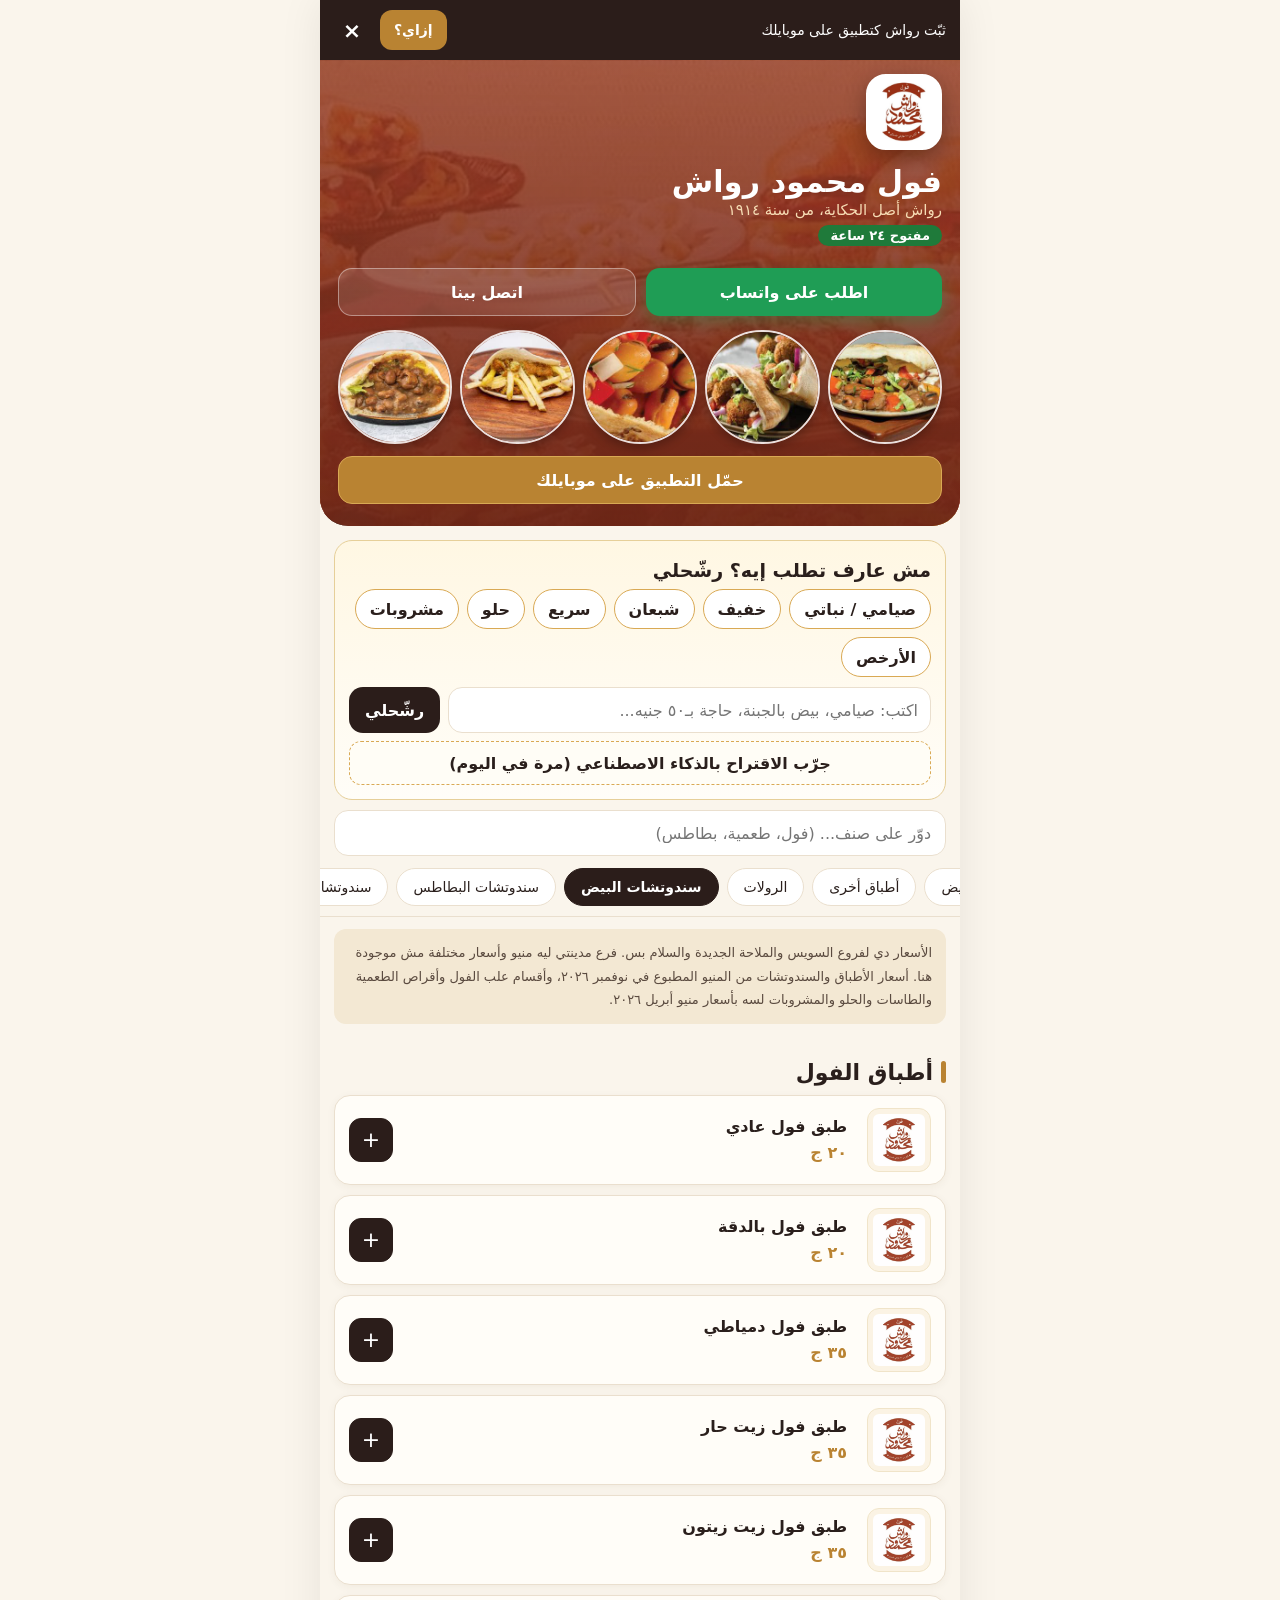
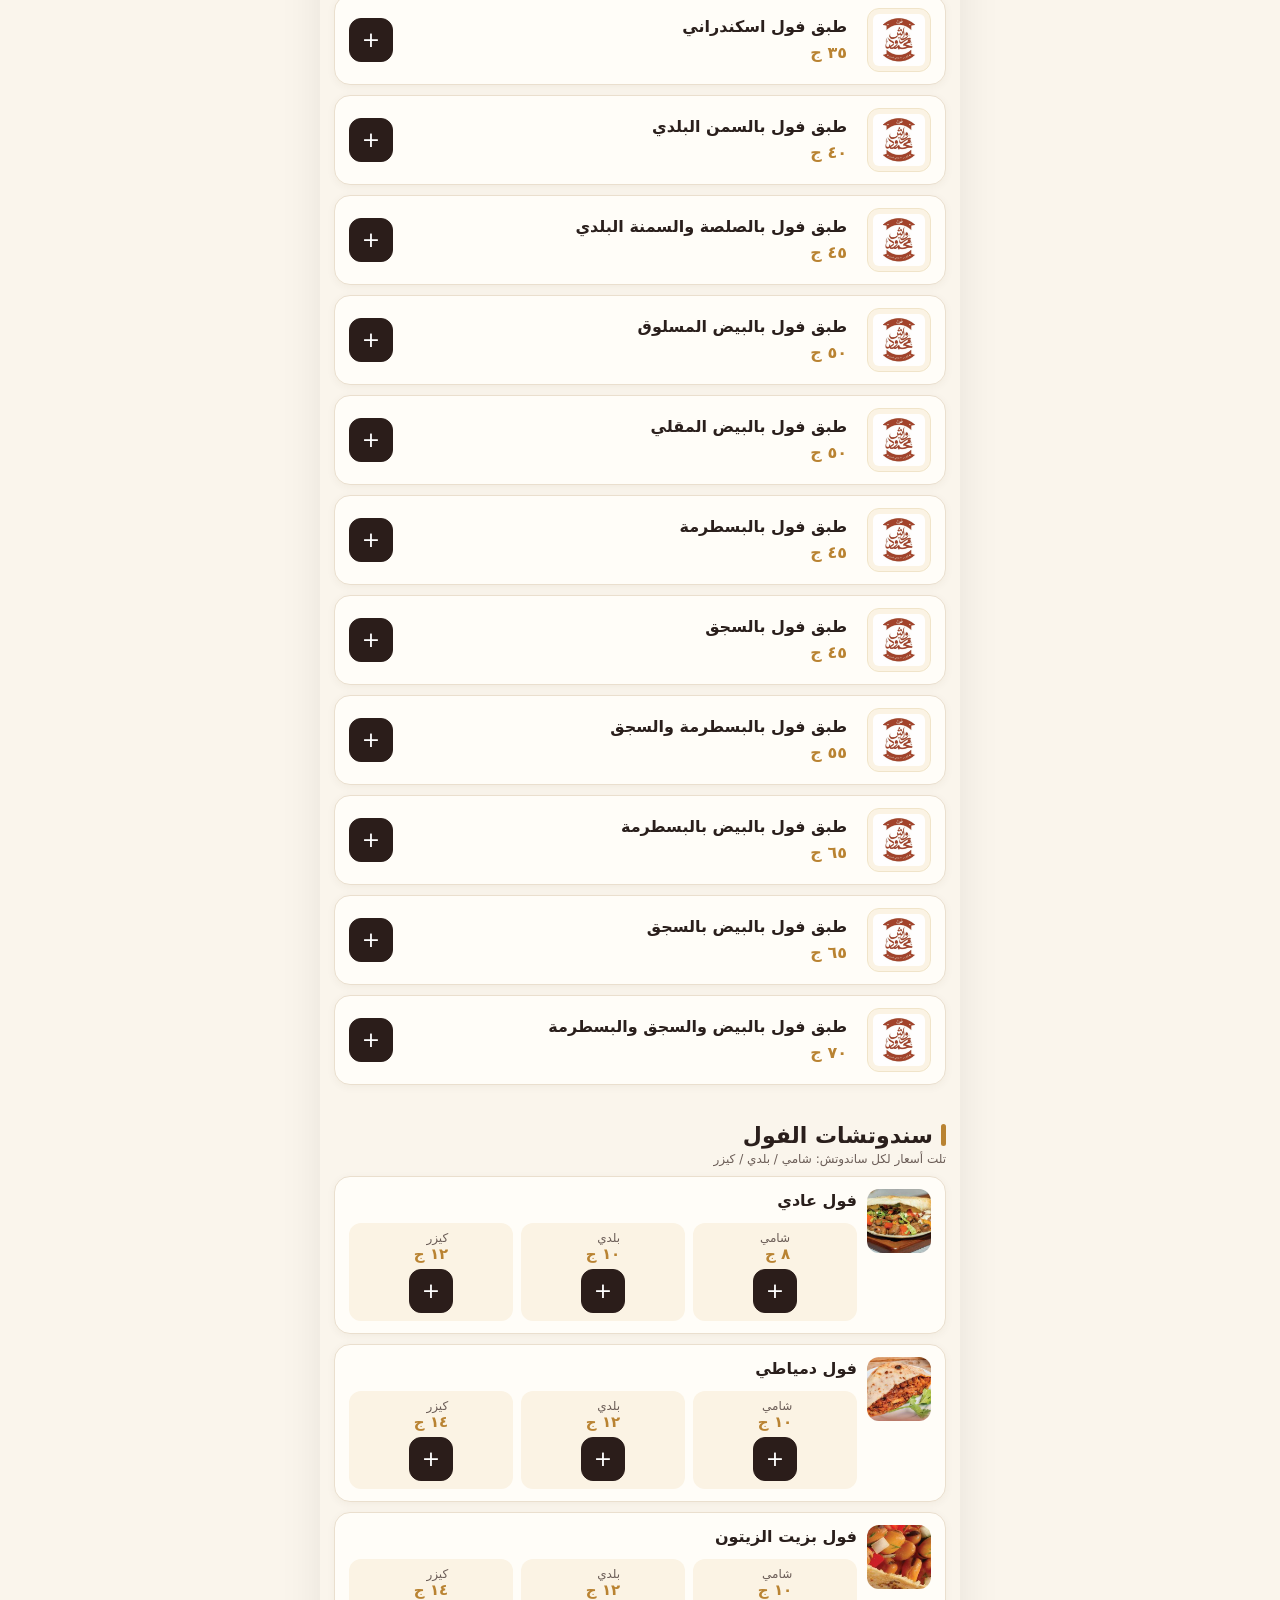
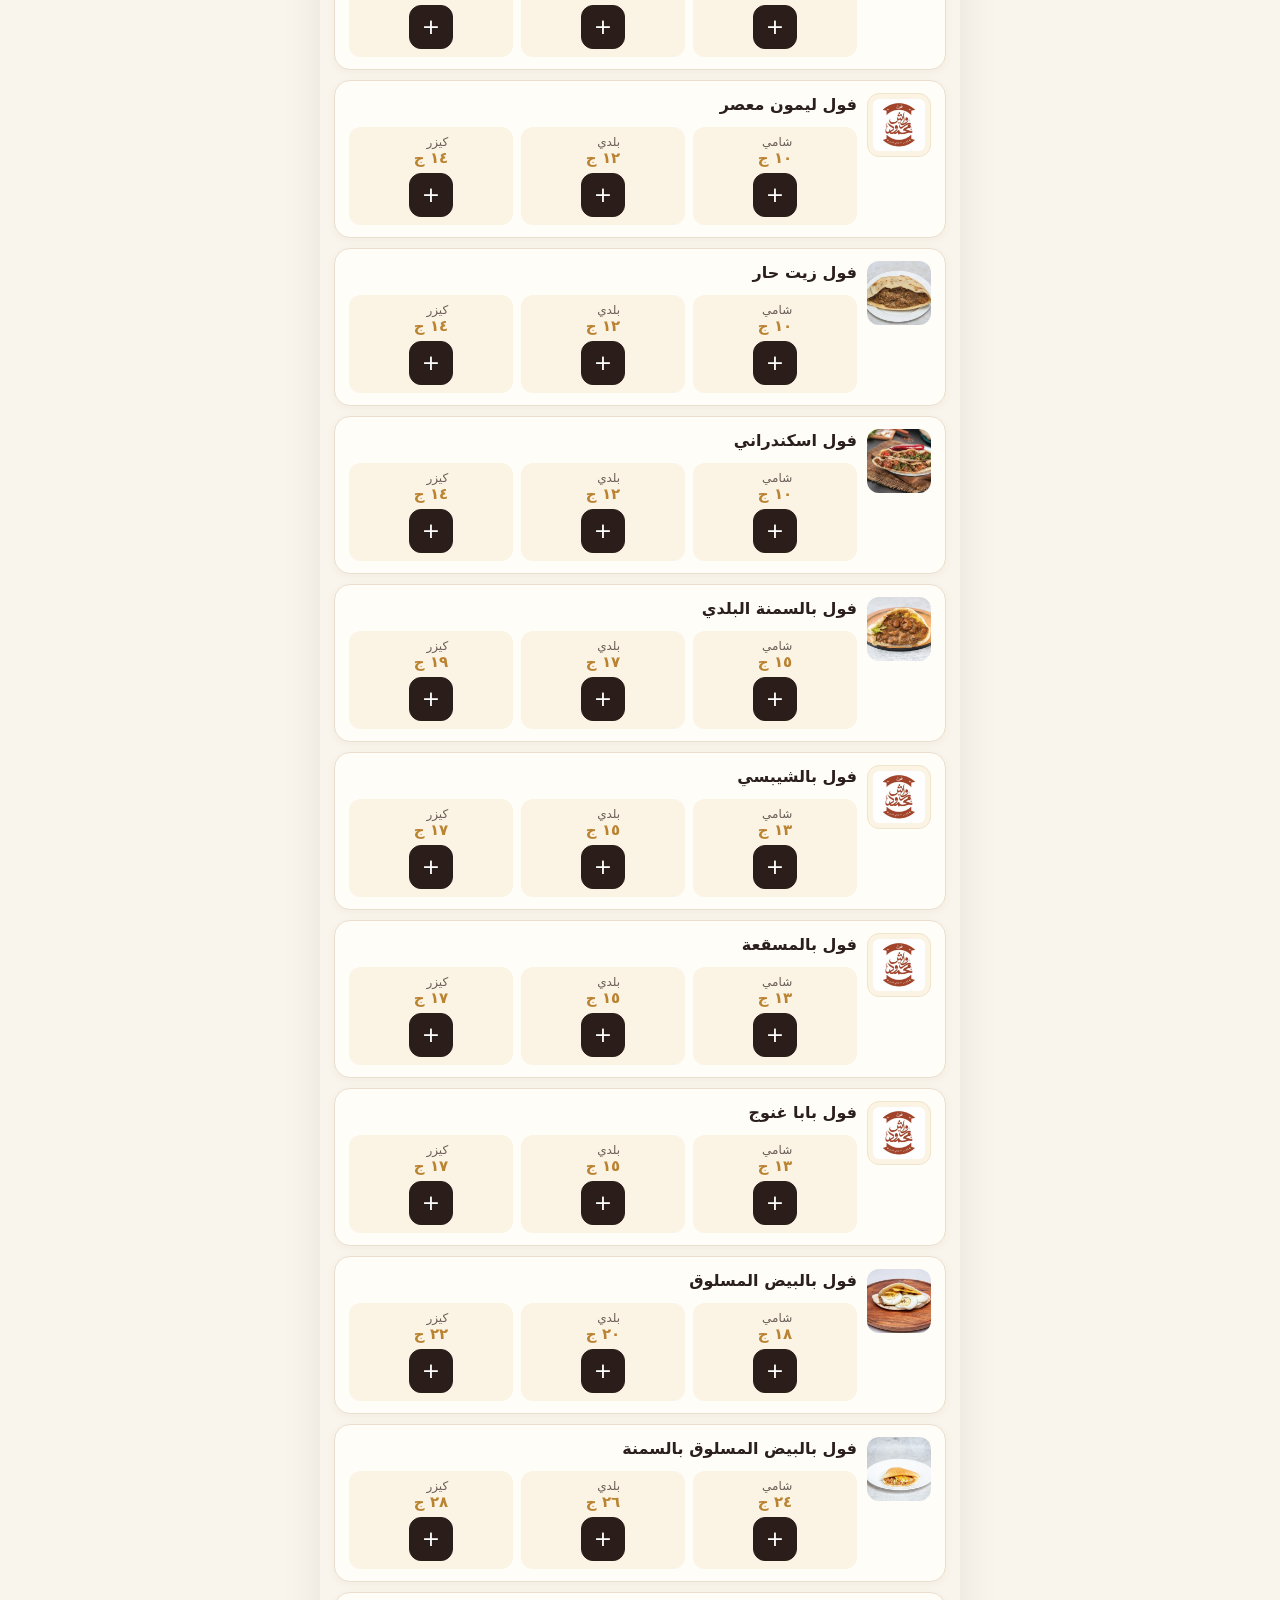
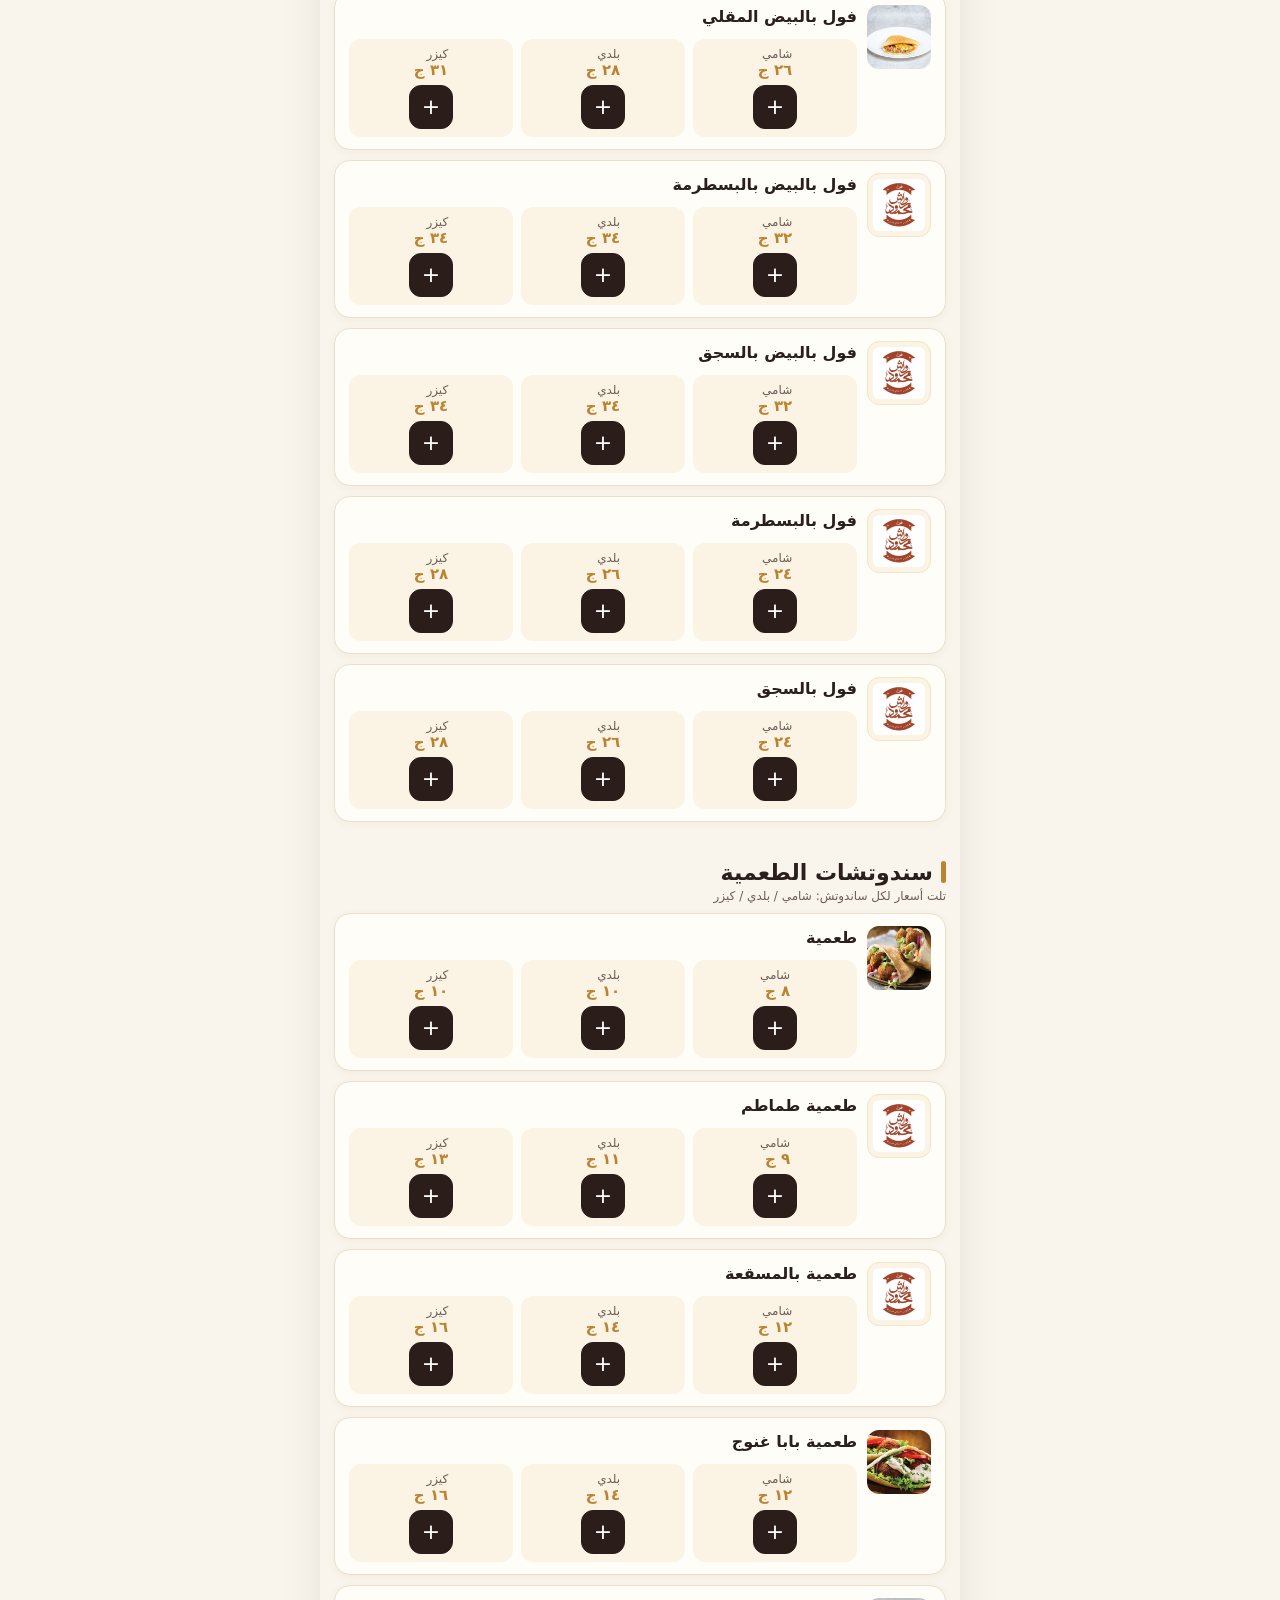
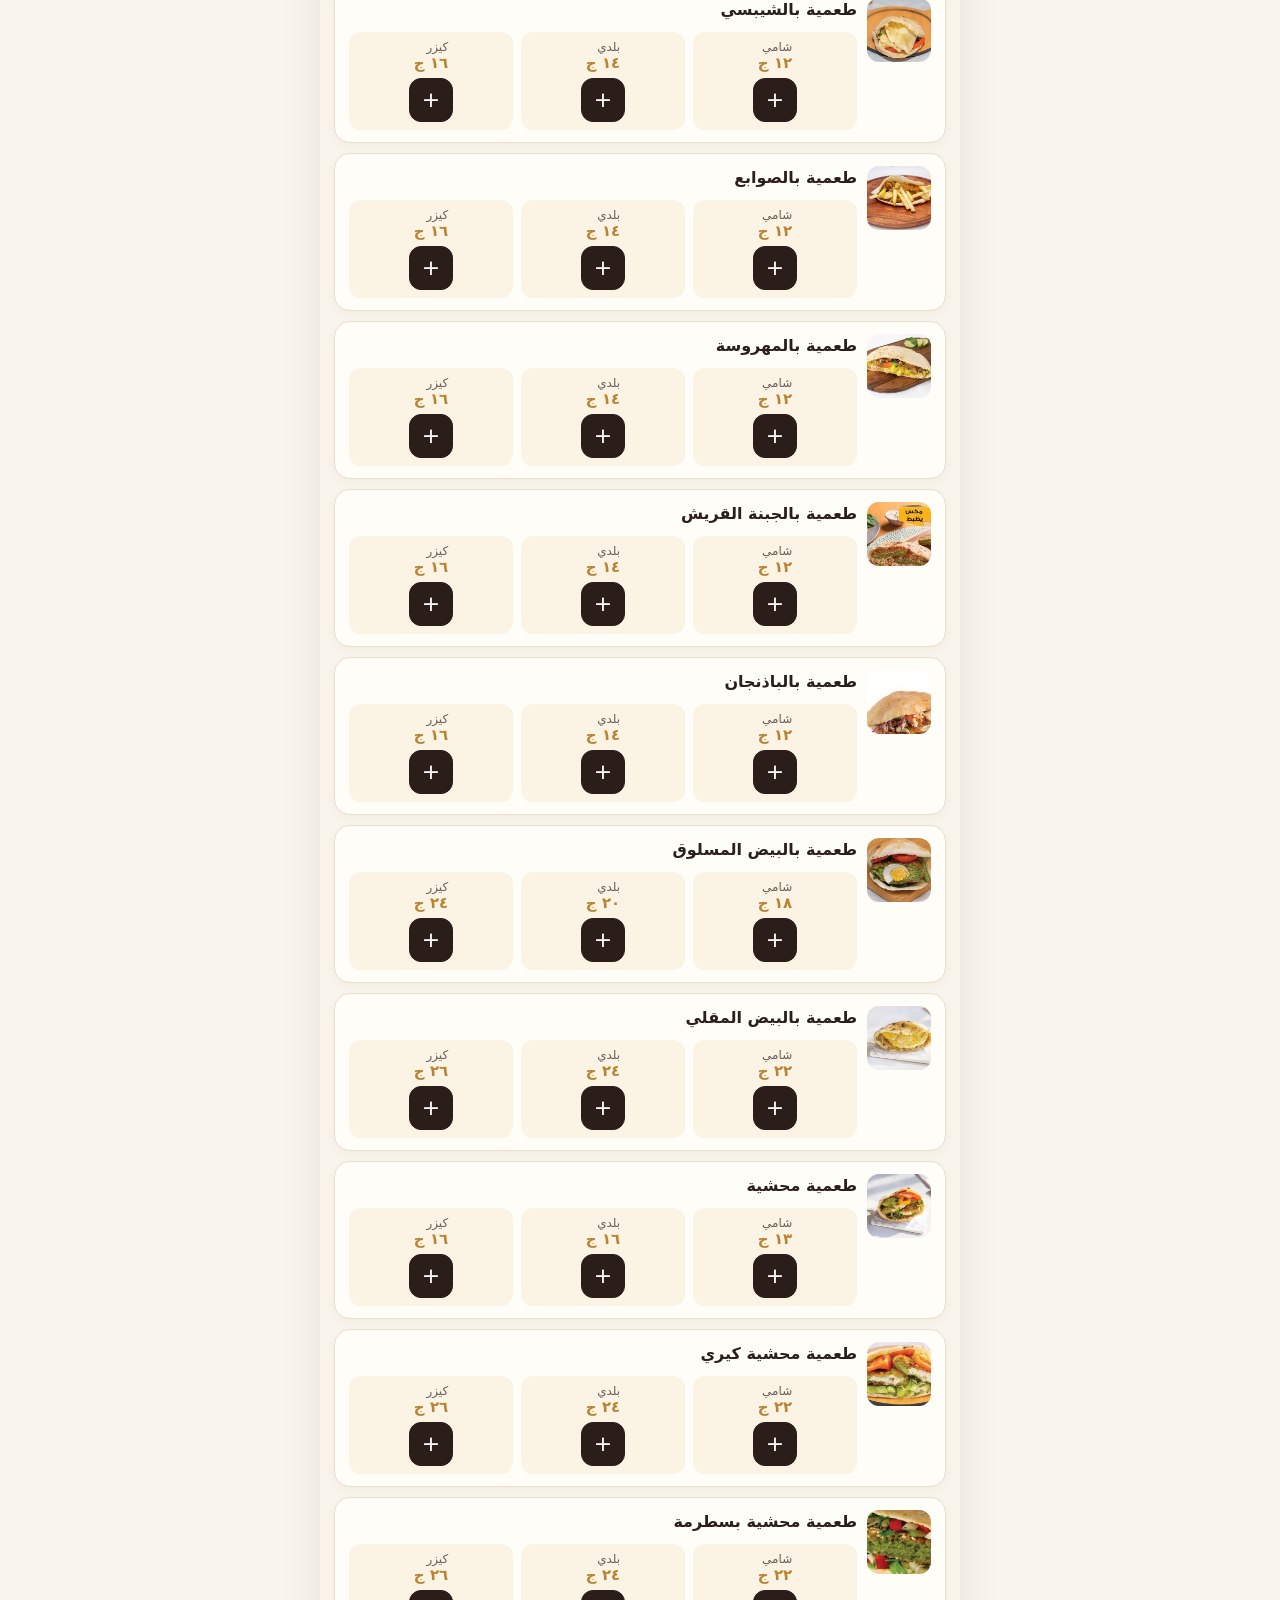
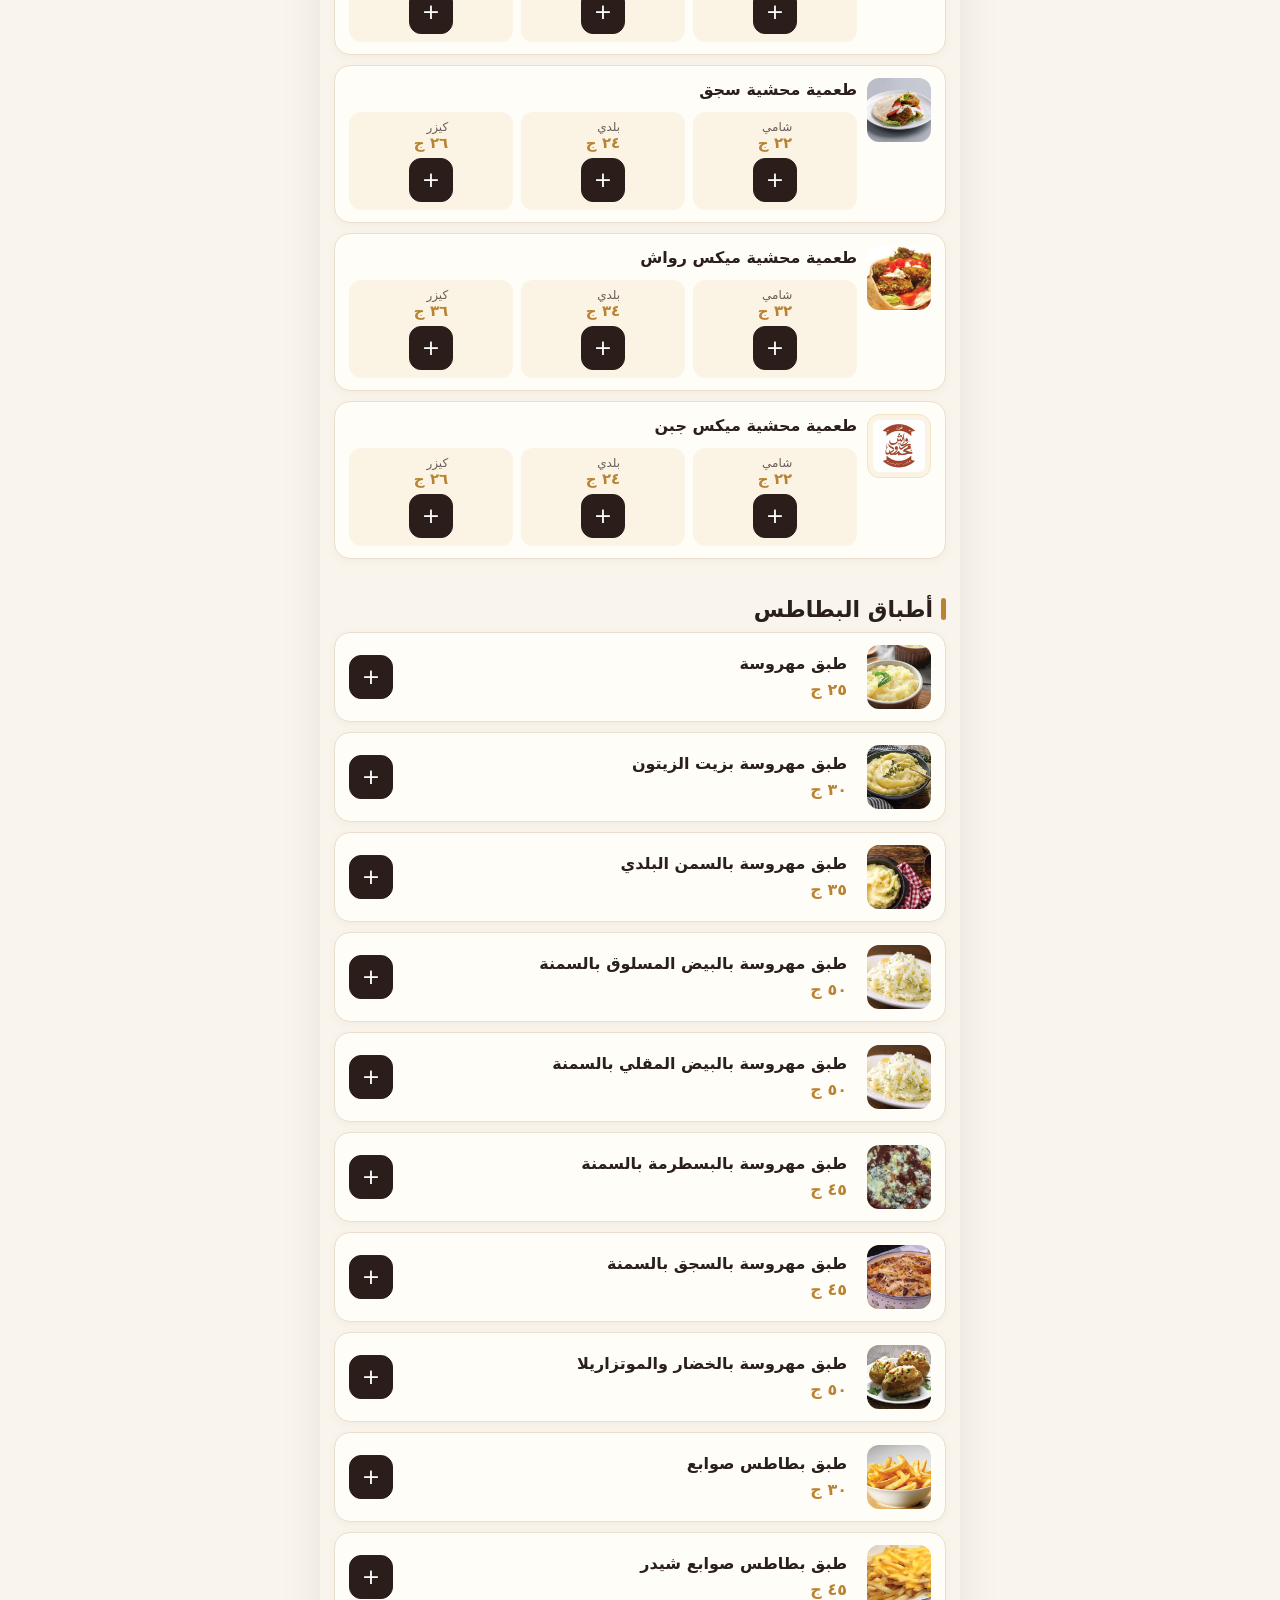
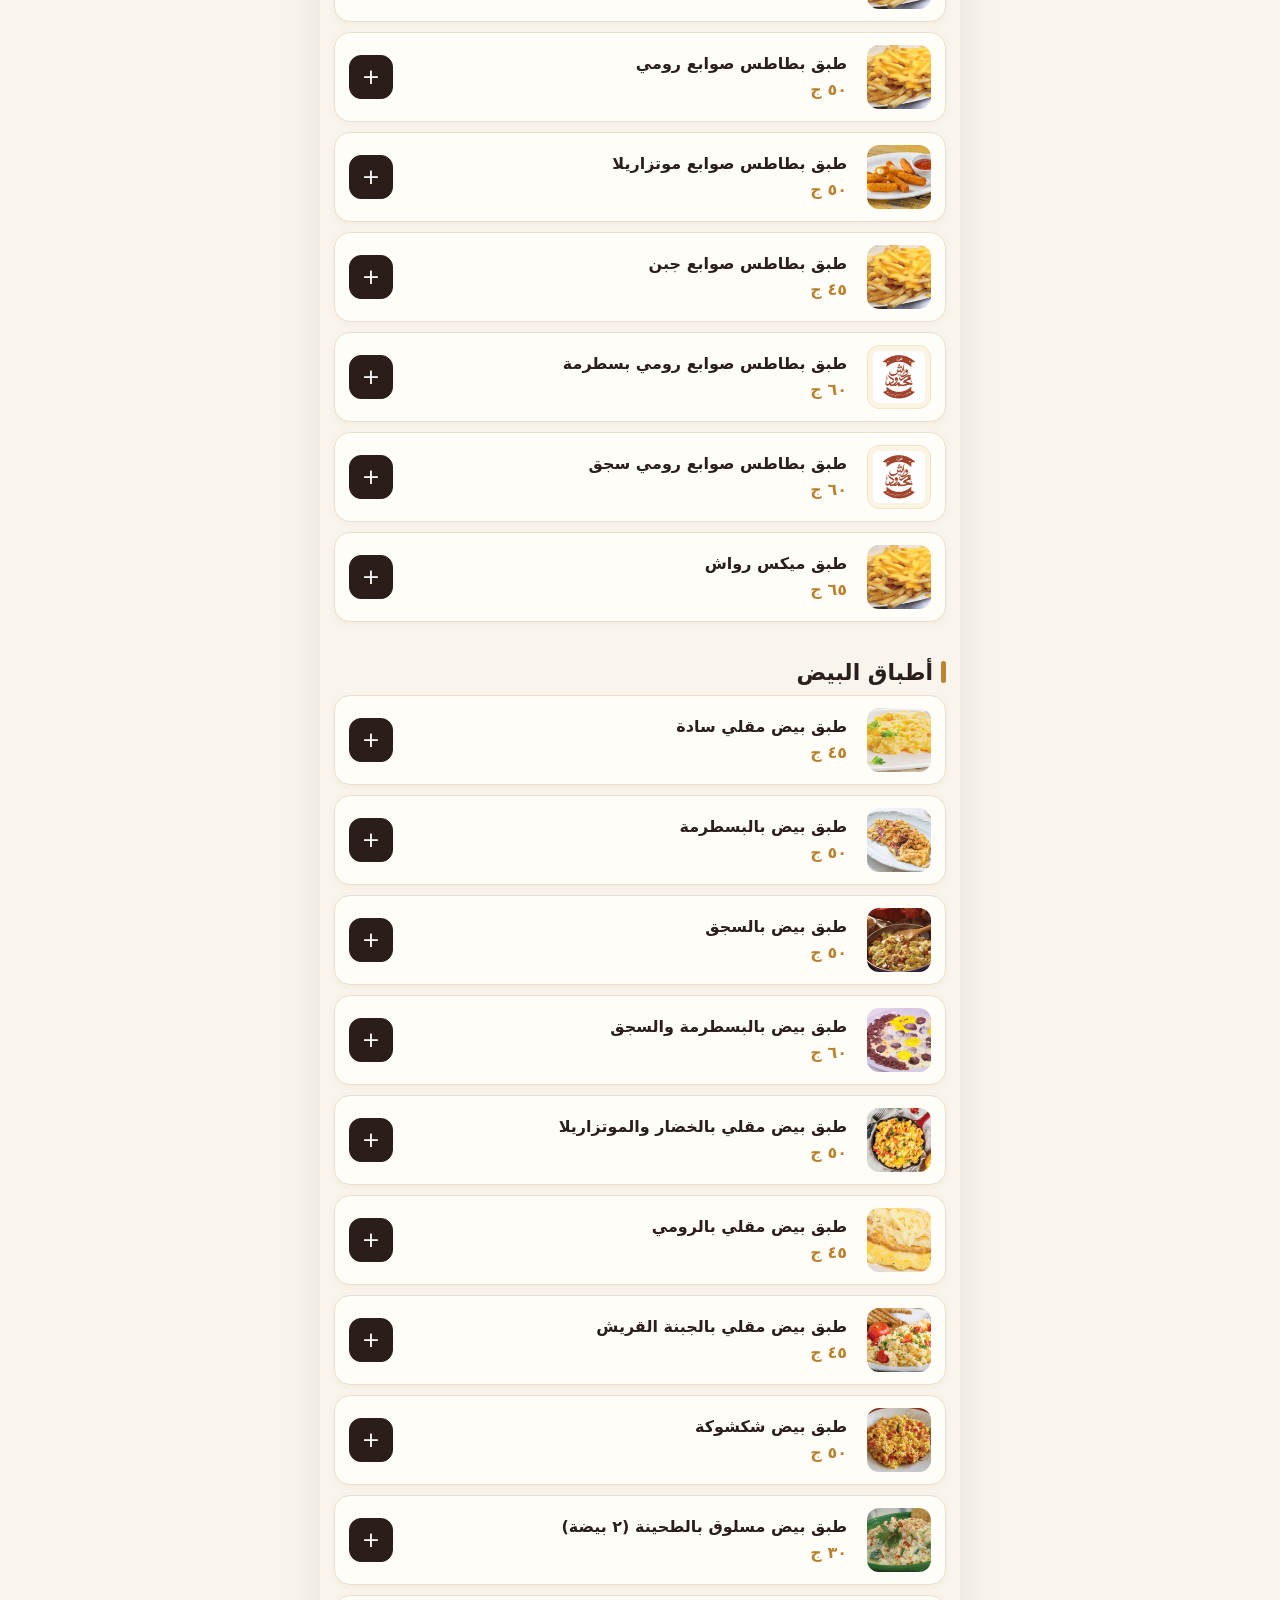
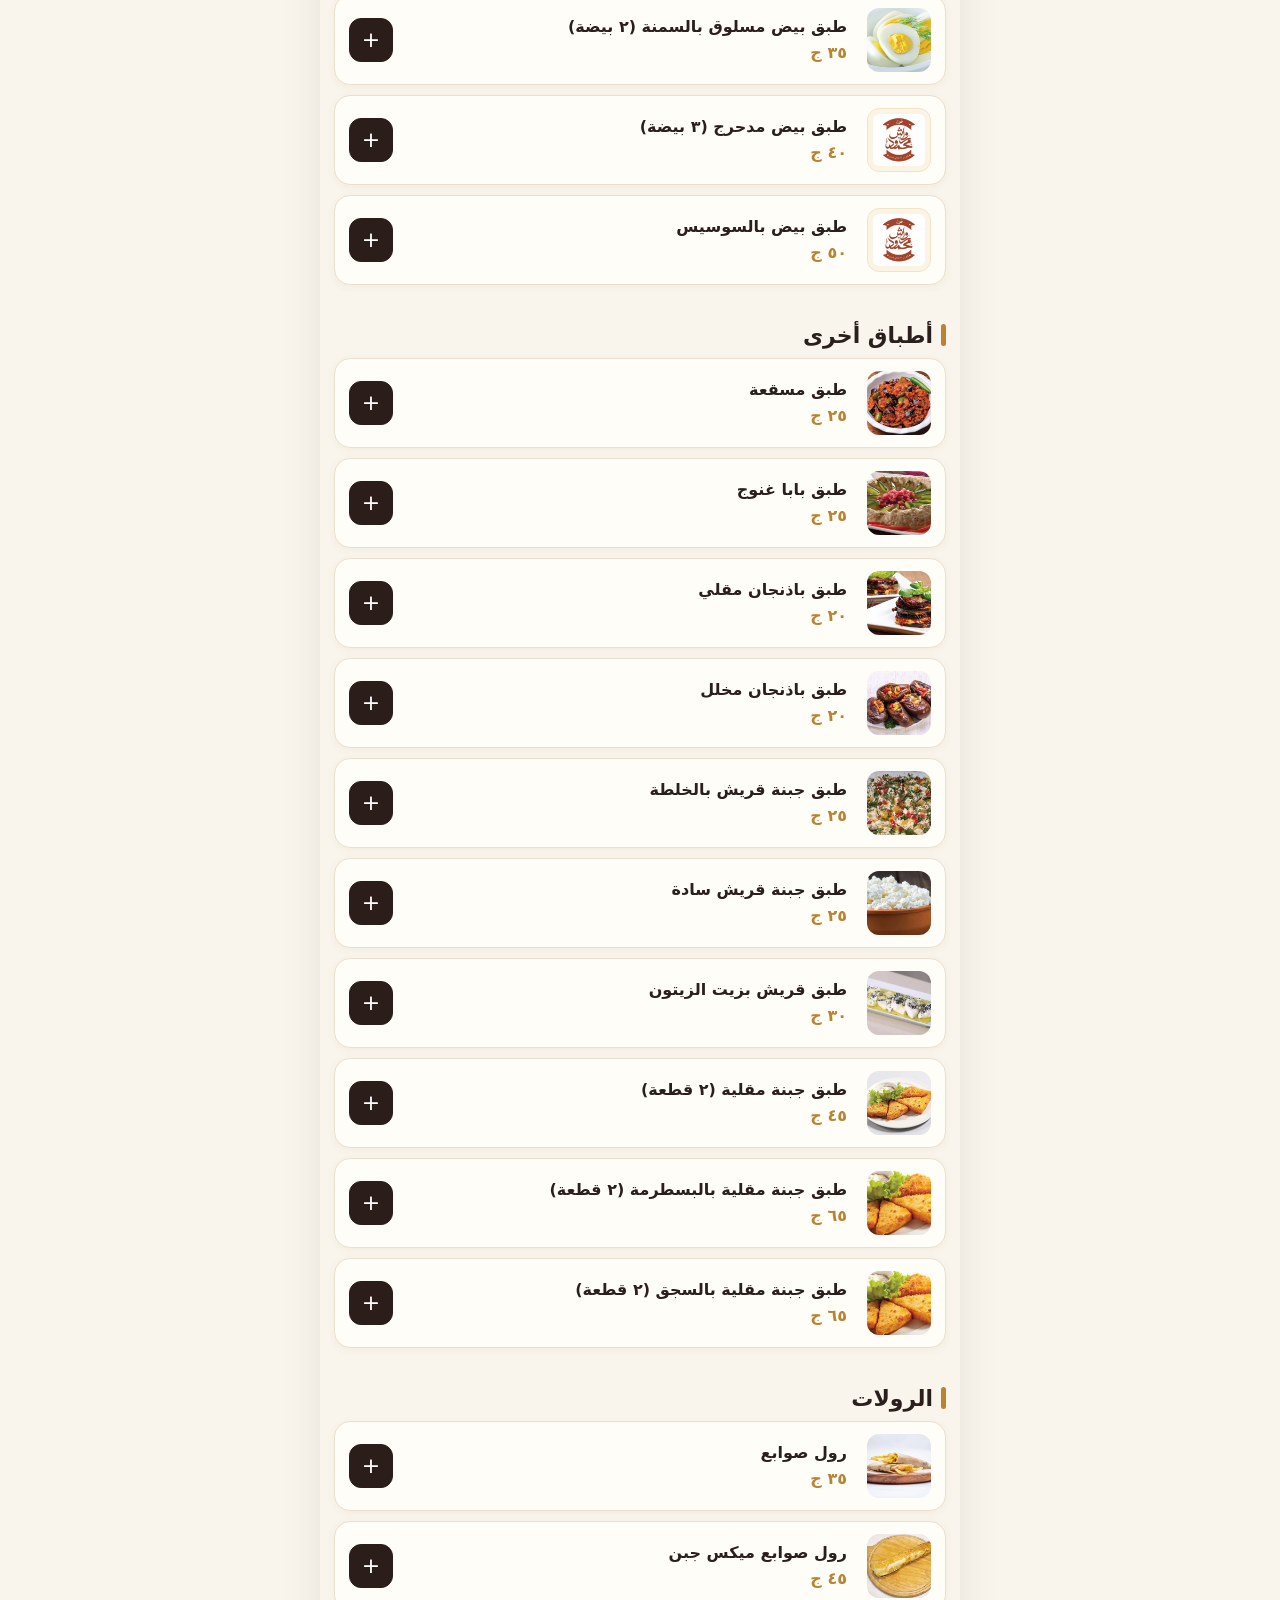
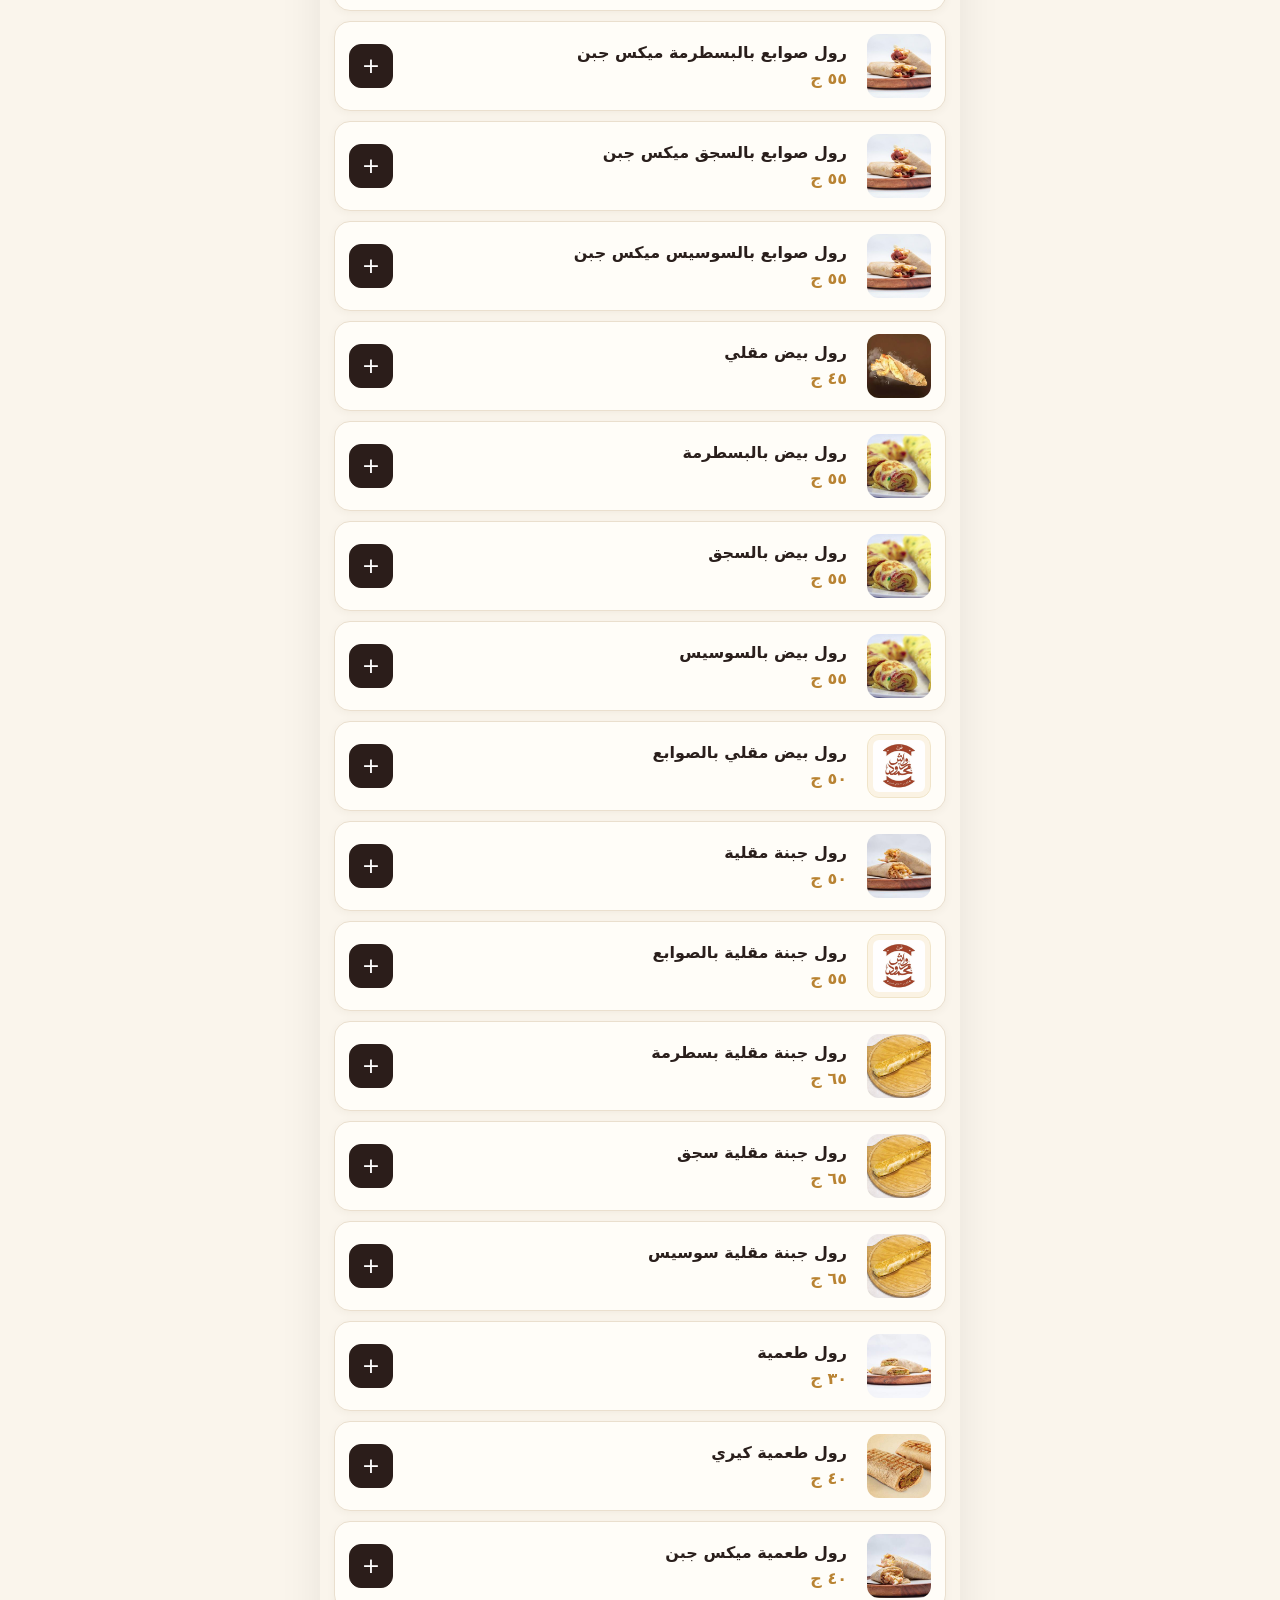
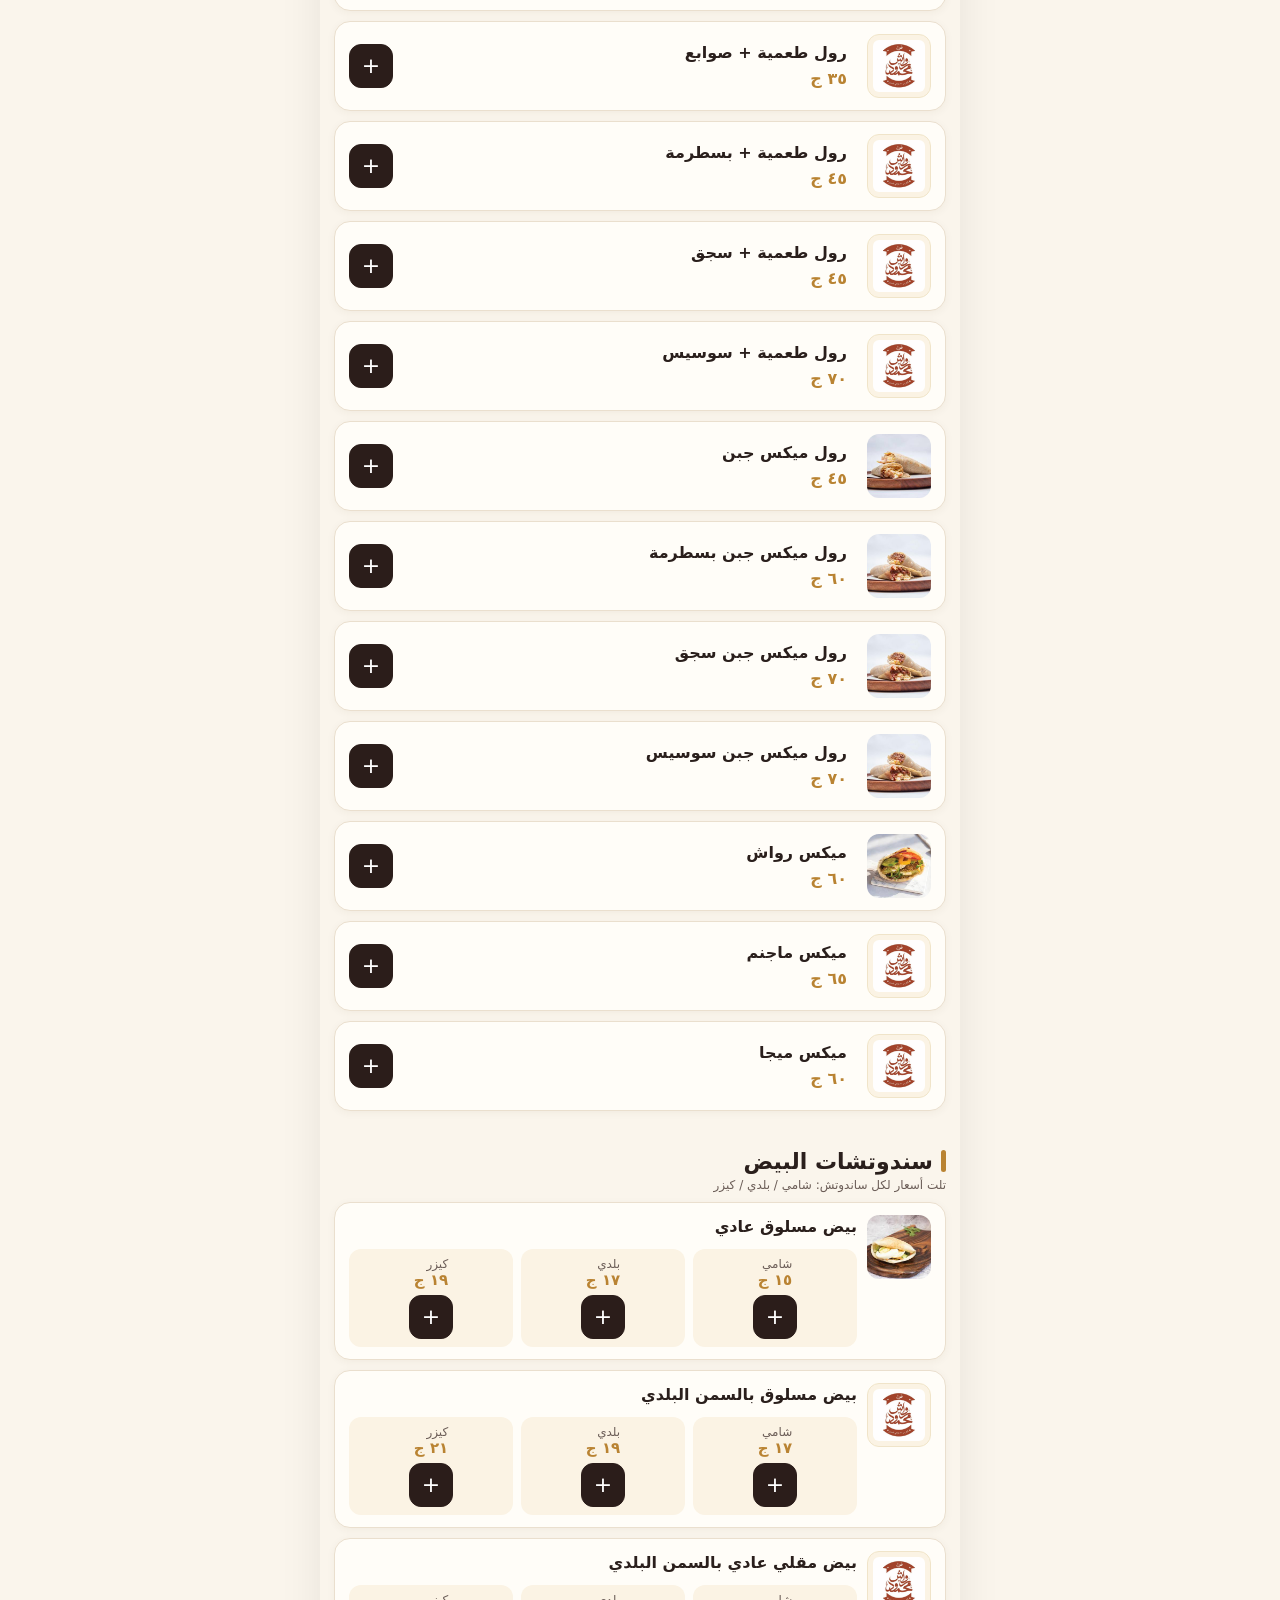
<file: index.html>
<!doctype html>
<html lang="ar" dir="rtl">
<head>
<meta charset="utf-8">
<meta name="viewport" content="width=device-width, initial-scale=1, viewport-fit=cover">
<title>فول محمود رواش | اطلب أونلاين</title>
<meta name="description" content="منيو فول محمود رواش، أصل الحكاية من سنة ١٩١٤. اطلب على واتساب.">
<meta name="theme-color" content="#963922">
<link rel="manifest" href="manifest.webmanifest">
<link rel="icon" href="icon-192.png">
<link rel="apple-touch-icon" href="apple-touch-icon.png">
<meta name="apple-mobile-web-app-capable" content="yes">
<meta name="mobile-web-app-capable" content="yes">
<meta name="apple-mobile-web-app-title" content="فول محمود رواش">
<meta name="apple-mobile-web-app-status-bar-style" content="black-translucent">
<style>#splash{position:fixed;inset:0;z-index:99;background:#fff;display:flex;flex-direction:column;align-items:center;justify-content:center;gap:14px;transition:opacity .45s ease}#splash.out{opacity:0;pointer-events:none}#splash img{width:min(52vw,220px);height:auto;border-radius:28px;box-shadow:0 10px 30px rgba(150,57,34,.18);animation:sp .9s ease both}#splash b{font-size:26px;color:#963922;animation:sp .9s .15s ease both}#splash i{font-style:normal;color:#8a6b5e;font-size:14px;animation:sp .9s .3s ease both}@keyframes sp{from{opacity:0;transform:translateY(10px) scale(.96)}to{opacity:1;transform:none}}</style>
<link rel="stylesheet" href="style.css?v=18">
</head>
<body>
<div id="splash" aria-hidden="true"><img src="icon-512.png" alt="" width="220" height="220"><b>فول محمود رواش</b><i>رواش أصل الحكاية، من سنة ١٩١٤</i></div>
<script>(function(){var s=document.getElementById('splash');try{if(sessionStorage.getItem('sp')){s.remove();return}sessionStorage.setItem('sp','1')}catch(e){}var t=Date.now();function go(){setTimeout(function(){s.className='out';setTimeout(function(){s.remove()},500)},Math.max(0,900-(Date.now()-t)))}if(document.readyState==='complete')go();else window.addEventListener('load',go);setTimeout(go,3500)})();</script>
<div class="offline" id="offline" hidden>مفيش نت دلوقتي، المنيو شغال بس الإرسال محتاج نت</div>
<header class="hero">
  <div class="hero-bg"></div>
  <div class="hero-in">
    <div class="brandrow">
      <img src="icon-192.png" alt="شعار فول محمود رواش" class="logo" width="76" height="76">
      <button id="install" class="install" hidden type="button">ثبّت التطبيق</button>
      <button id="share" class="ghost" type="button" hidden aria-label="مشاركة">مشاركة</button>
    </div>
    <h1>فول محمود رواش</h1>
    <p class="tag">رواش أصل الحكاية، من سنة ١٩١٤</p>
    <span class="open24">مفتوح ٢٤ ساعة</span>
    <div class="cta">
      <a class="btn wa" id="hero-wa" href="#" target="_blank" rel="noopener">اطلب على واتساب</a>
      <a class="btn alt" id="hero-call" href="#">اتصل بينا</a>
    </div>
    <div class="strip" aria-hidden="true"><img src="p4.jpg" alt="" loading="lazy"><img src="p2.jpg" alt="" loading="lazy"><img src="p22.jpg" alt="" loading="lazy"><img src="p9.jpg" alt="" loading="lazy"><img src="p25.jpg" alt="" loading="lazy"></div>
    <button type="button" class="reorder" id="reorder" hidden></button>
    <button type="button" class="getapp" id="getapp" hidden>حمّل التطبيق على موبايلك</button>
  </div>
</header>
<section class="sug" id="sug">
  <h2>مش عارف تطلب إيه؟ رشّحلي</h2>
  <div class="chips" id="sug-chips"></div>
  <div class="sugrow"><input id="sug-q" type="text" placeholder="اكتب: صيامي، بيض بالجبنة، حاجة بـ٥٠ جنيه..." aria-label="رشّحلي" enterkeyhint="go"><button type="button" id="sug-go">رشّحلي</button></div>
  <button type="button" class="aibtn" id="ai-btn">جرّب الاقتراح بالذكاء الاصطناعي (مرة في اليوم)</button>
  <div id="sug-res"></div>
</section>
<div class="sticky">
  <div class="search"><input id="q" type="search" placeholder="دوّر على صنف... (فول، طعمية، بطاطس)" aria-label="بحث في المنيو" enterkeyhint="search"></div>
  <nav id="cats" class="cats" aria-label="أقسام المنيو"></nav>
</div>
<p class="note" id="note"></p>
<main id="menu"></main>
<p class="empty" id="empty" hidden>مفيش صنف بالاسم ده. جرّب كلمة تانية أو كلمنا واتساب.</p>
<section class="feedback" id="feedback">
  <h2>رأيك يهمنا</h2>
  <p class="muted">قولنا رأيك في الأكل أو الخدمة. هيوصل لصاحب المطعم على واتساب مباشرة.</p>
  <div class="stars" id="stars" role="radiogroup" aria-label="التقييم"></div>
  <label class="field">اسمك (اختياري)<input id="fb-name" type="text" autocomplete="name"></label>
  <label class="field">تعليقك<textarea id="fb-text" rows="3" placeholder="اكتب رأيك هنا"></textarea></label>
  <a class="send" id="fb-send" href="#" target="_blank" rel="noopener">ابعت رأيك على واتساب</a>
</section>
<section class="branches" id="branches"></section>
<footer class="foot">فول محمود رواش · أصل الحكاية من سنة ١٩١٤</footer>
<div id="spacer"></div>
<button type="button" id="top" class="totop" hidden aria-label="لأعلى">↑</button>
<div class="guide" id="guide" hidden role="dialog" aria-label="تثبيت التطبيق">
  <div class="guide-in">
    <div class="grab"></div>
    <div class="sheet-head"><h2>حمّل تطبيق رواش</h2><button type="button" id="guide-x" aria-label="إغلاق">×</button></div>
    <p class="muted" id="guide-web" hidden>انت فاتح الصفحة من جوه تطبيق تاني (واتساب أو فيسبوك). دوس على النقط الثلاثة واختار "فتح في المتصفح" الأول، وبعدين كمّل الخطوات.</p>
    <button type="button" class="send" id="guide-install" hidden>ثبّت التطبيق دلوقتي</button>
    <div class="os" id="os-android">
      <h3>أندرويد (كروم)</h3>
      <ol><li>دوس على النقط الثلاثة ⋮ فوق على اليمين.</li><li>اختار "تثبيت التطبيق" أو "إضافة إلى الشاشة الرئيسية".</li><li>دوس "تثبيت". هتلاقي أيقونة رواش على الشاشة.</li></ol>
    </div>
    <div class="os" id="os-ios">
      <h3>آيفون (سفاري)</h3>
      <ol><li>افتح الصفحة في سفاري (مش كروم).</li><li>دوس على زر المشاركة تحت.</li><li>اختار "إضافة إلى الشاشة الرئيسية" ثم "إضافة".</li></ol>
    </div>
    <p class="muted">من غير تحميل من المتجر ومن غير مصاريف. التطبيق بيفتح بملء الشاشة زي أي تطبيق.</p>
  </div>
</div>
<div class="toast" id="toast" role="status" aria-live="polite"></div>
<footer class="cartbar" id="cartbar" hidden>
  <button type="button" id="open-cart"><span class="badge" id="cart-count"></span><span>شوف الطلب</span><span id="cart-total"></span></button>
</footer>
<div class="sheet" id="sheet" hidden role="dialog" aria-label="طلبك">
  <div class="sheet-inner">
    <div class="grab"></div>
    <div class="sheet-head"><h2>طلبك</h2><button type="button" id="close-cart" aria-label="إغلاق">×</button></div>
    <div id="lines"></div>
    <p class="total" id="total"></p>
    <p class="muted" id="prov" hidden>في أصناف أسعارها لسه مبدئية (من منيو أبريل ٢٠٢٦) والمطعم هيأكد السعر.</p>
    <div class="seg" role="group" aria-label="طريقة الاستلام">
      <button type="button" data-m="توصيل" class="on">توصيل</button>
      <button type="button" data-m="استلام من الفرع">استلام من الفرع</button>
    </div>
    <p class="lab">طريقة الدفع</p>
    <div class="seg" id="payseg" role="group" aria-label="طريقة الدفع">
      <button type="button" data-p="كاش عند الاستلام" class="on">كاش عند الاستلام</button>
      <button type="button" data-p="إنستاباي أو محفظة">إنستاباي أو محفظة (نفس الرقم)</button>
    </div>
    <div class="payinfo" id="payinfo" hidden>
      <p><b>ابعت الطلب الأول من غير ما تحوّل.</b> المطعم هيأكد الطلب ويقولك رسوم التوصيل والإجمالي النهائي على واتساب، وبعدها حوّل المبلغ ده بالظبط على إنستاباي أو محفظة (فودافون كاش وغيرها) للرقم ده:</p>
      <div class="paynum"><b id="paynum" dir="ltr">01001844656</b><button type="button" id="paycopy">نسخ الرقم</button></div>
      <p>بعد ما المطعم يأكد ويقولك الإجمالي وتحوّل، ابعت صورة الإيصال (سكرين شوت) على نفس محادثة واتساب. الكاش عند الاستلام يفضل الاختيار العادي.</p>
    </div>
    <label class="field">الفرع
      <select id="branch">
        <option value="السويس (التحرير)">السويس (التحرير)</option>
        <option value="الملاحة الجديدة">الملاحة الجديدة</option>
        <option value="السلام">السلام</option>
      </select>
    </label>
    <div class="geo" id="geo-box">
      <button type="button" id="geo-btn">📍 حدد موقعي وهنختار المنطقة تلقائي</button>
      <p class="muted" id="geo-note">المتصفح هيسألك الأول. لو وافقت هنختار أقرب فرع والمنطقة ونحسب رسوم التوصيل، ونضيف رابط موقعك (خرائط جوجل) على رسالة الطلب بس. الموقع مش بيتحفظ. لو رفضت اختار الفرع والمنطقة بإيدك.</p>
      <p class="geores" id="geo-res" hidden></p>
    </div>
    <label class="field" id="area-f">المنطقة (علشان رسوم التوصيل)
      <select id="area"></select>
    </label>
    <p class="muted feenote" id="fee-note" hidden></p>
    <label class="field">الاسم
      <input id="name" type="text" autocomplete="name" placeholder="اسمك">
    </label>
    <label class="field">رقم الموبايل
      <input id="phone" type="tel" inputmode="tel" autocomplete="tel" placeholder="01xxxxxxxxx">
    </label>
    <label class="field" id="addr-f">عمارة / دور / علامة مميزة (اختياري لو حددت موقعك)
      <input id="address" type="text" autocomplete="street-address" placeholder="مثلاً: عمارة ٥ الدور ٣ جنب الصيدلية">
    </label>
    <label class="field">ملاحظات
      <textarea id="notes" rows="2" placeholder="مثلاً: من غير شطة، زيادة طحينة"></textarea>
    </label>
    <label class="consent" id="consent-w" hidden><input type="checkbox" id="consent"><span>بالضغط على إرسال أنت موافق إن المطعم يحفظ اسمك ورقمك وعنوانك وطلبك علشان يجهز الطلب ويتواصل معاك.</span></label>
    <a class="send" id="send" href="#" target="_blank" rel="noopener">ابعت الطلب على واتساب</a>
    <button type="button" class="clear" id="clear">فضّي الطلب</button>
    <p class="muted">هيفتح واتساب برسالة جاهزة. الطلب بيتأكد من المطعم بعد ما يستلم الرسالة. رسوم التوصيل حسب المنطقة اللي بتختارها، والمطعم بيأكد الإجمالي النهائي معاك. بياناتك محفوظة على موبايلك بس.</p>
  </div>
</div>
<script src="areas.js?v=18"></script>
<script src="areageo.js?v=18"></script>
<script src="app.js?v=18"></script>
</body>
</html>
</file>
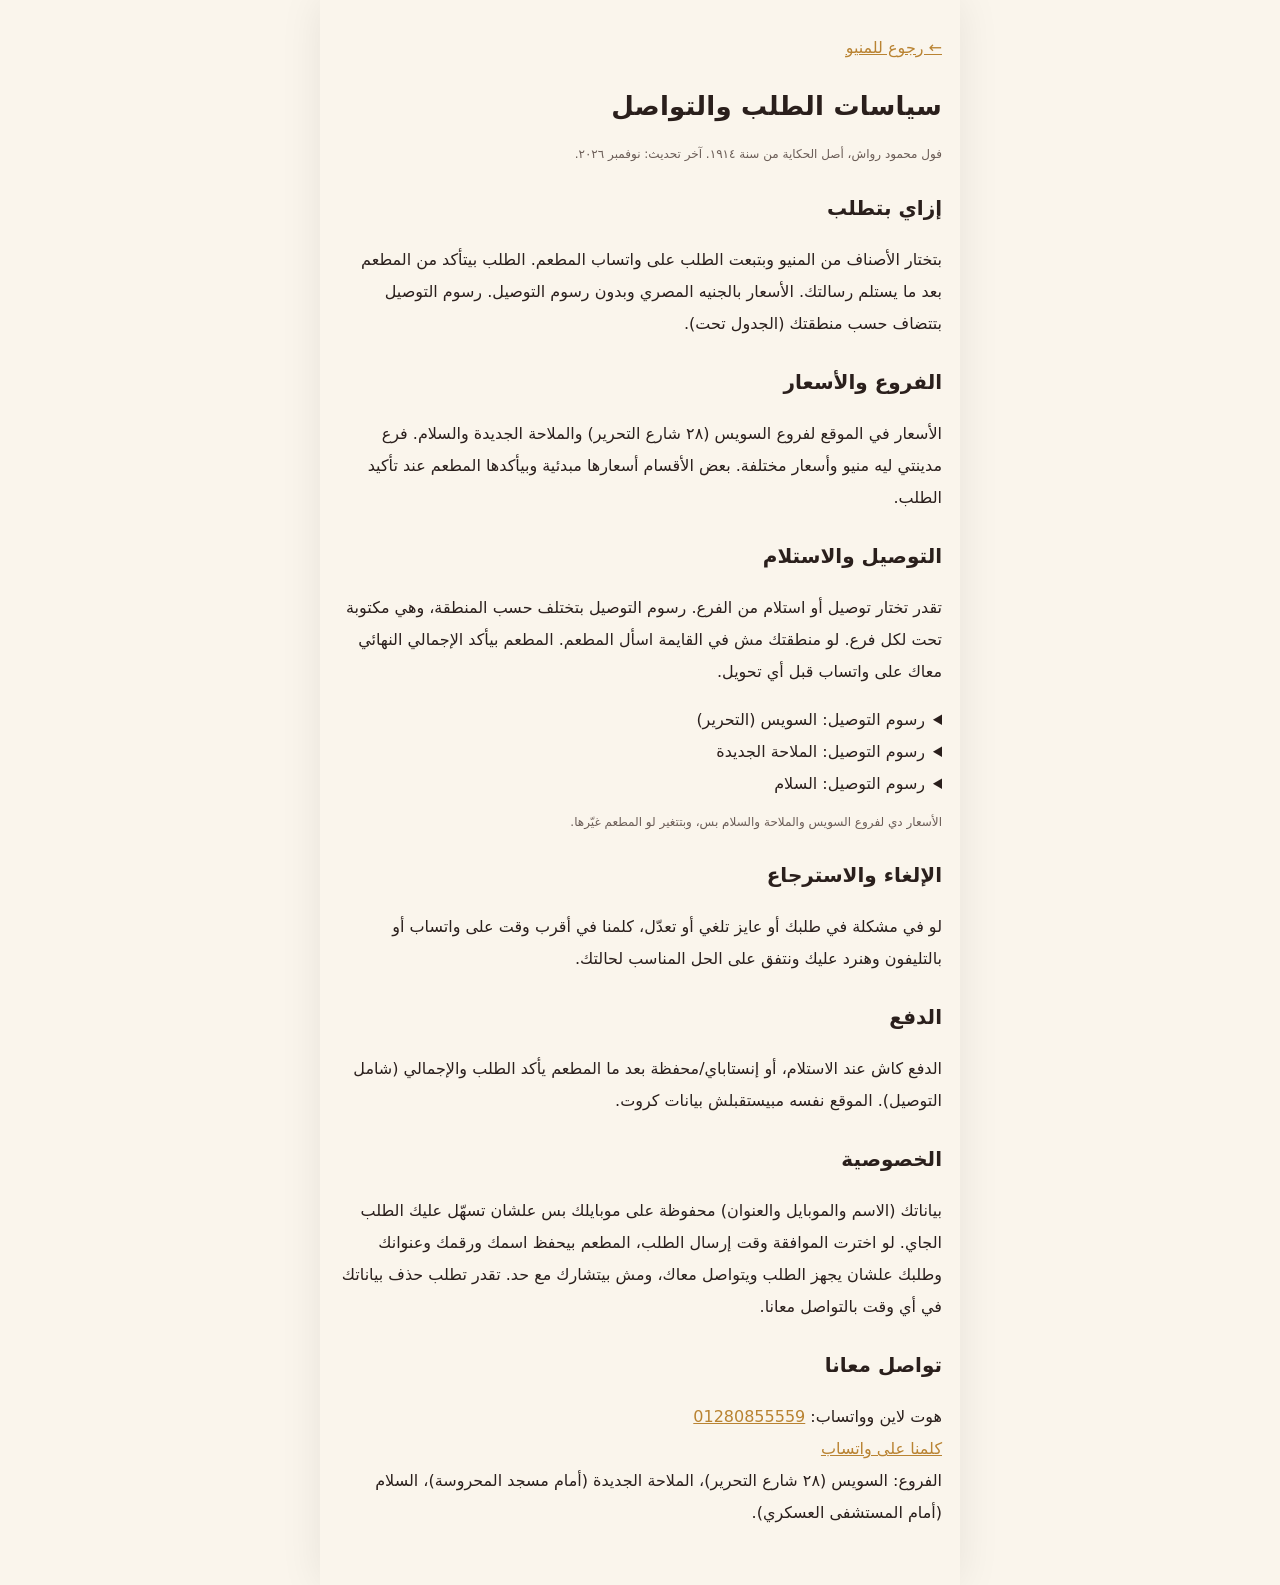
<file: policies.html>
<!doctype html>
<html lang="ar" dir="rtl">
<head>
<meta charset="utf-8">
<meta name="viewport" content="width=device-width, initial-scale=1">
<title>سياسات الطلب | فول محمود رواش</title>
<meta name="theme-color" content="#2b1d1a">
<link rel="stylesheet" href="style.css">
<style>.doc{padding:16px 18px 40px;line-height:2}.doc h1{font-size:26px}.doc h2{font-size:20px;margin:22px 0 4px}.doc a{color:var(--gold)}</style>
</head>
<body>
<main class="doc">
<p><a href="./">← رجوع للمنيو</a></p>
<h1>سياسات الطلب والتواصل</h1>
<p class="muted">فول محمود رواش، أصل الحكاية من سنة ١٩١٤. آخر تحديث: نوفمبر ٢٠٢٦.</p>

<h2>إزاي بتطلب</h2>
<p>بتختار الأصناف من المنيو وبتبعت الطلب على واتساب المطعم. الطلب بيتأكد من المطعم بعد ما يستلم رسالتك. الأسعار بالجنيه المصري وبدون رسوم التوصيل. رسوم التوصيل بتتضاف حسب منطقتك (الجدول تحت).</p>

<h2>الفروع والأسعار</h2>
<p>الأسعار في الموقع لفروع السويس (٢٨ شارع التحرير) والملاحة الجديدة والسلام. فرع مدينتي ليه منيو وأسعار مختلفة. بعض الأقسام أسعارها مبدئية وبيأكدها المطعم عند تأكيد الطلب.</p>

<h2>التوصيل والاستلام</h2>
<p>تقدر تختار توصيل أو استلام من الفرع. رسوم التوصيل بتختلف حسب المنطقة، وهي مكتوبة تحت لكل فرع. لو منطقتك مش في القايمة اسأل المطعم. المطعم بيأكد الإجمالي النهائي معاك على واتساب قبل أي تحويل.</p>
<div id="areas"></div>
<p class="muted">الأسعار دي لفروع السويس والملاحة والسلام بس، وبتتغير لو المطعم غيّرها.</p>

<h2>الإلغاء والاسترجاع</h2>
<p>لو في مشكلة في طلبك أو عايز تلغي أو تعدّل، كلمنا في أقرب وقت على واتساب أو بالتليفون وهنرد عليك ونتفق على الحل المناسب لحالتك.</p>

<h2>الدفع</h2>
<p>الدفع كاش عند الاستلام، أو إنستاباي/محفظة بعد ما المطعم يأكد الطلب والإجمالي (شامل التوصيل). الموقع نفسه مبيستقبلش بيانات كروت.</p>

<h2>الخصوصية</h2>
<p>بياناتك (الاسم والموبايل والعنوان) محفوظة على موبايلك بس علشان تسهّل عليك الطلب الجاي. لو اخترت الموافقة وقت إرسال الطلب، المطعم بيحفظ اسمك ورقمك وعنوانك وطلبك علشان يجهز الطلب ويتواصل معاك، ومش بيتشارك مع حد. تقدر تطلب حذف بياناتك في أي وقت بالتواصل معانا.</p>

<h2>تواصل معانا</h2>
<p>هوت لاين وواتساب: <a href="tel:01280855559">01280855559</a><br>
<a href="https://wa.me/201280855559" target="_blank" rel="noopener">كلمنا على واتساب</a><br>
الفروع: السويس (٢٨ شارع التحرير)، الملاحة الجديدة (أمام مسجد المحروسة)، السلام (أمام المستشفى العسكري).</p>
<script src="areas.js?v=17"></script>
<script>(function(){var A=window.AREAS||{},box=document.getElementById("areas");Object.keys(A).forEach(function(b){var d=document.createElement("details");var s=document.createElement("summary");s.textContent="رسوم التوصيل: "+b;d.appendChild(s);var t=document.createElement("table");t.style.cssText="width:100%;border-collapse:collapse";A[b].forEach(function(r){var tr=t.insertRow();var c1=tr.insertCell(),c2=tr.insertCell();c1.textContent=r[0];c2.textContent=r[1]+" ج";c1.style.cssText="padding:4px 6px;border-bottom:1px solid #eadfc8";c2.style.cssText="padding:4px 6px;border-bottom:1px solid #eadfc8;text-align:left;font-weight:700";});d.appendChild(t);box.appendChild(d);});})();</script>
</main>
</body>
</html>
</file>
<file: style.css>
:root{--ink:#2a1f1c;--ink2:#6b5d57;--line:#eadfce;--gold:#b98332;--gold2:#d9a954;--brand:#2b1d1a;--cream:#faf5ec;--card:#fffdf8;--wa:#1f9d55}
*{box-sizing:border-box;-webkit-tap-highlight-color:transparent}
html{scroll-behavior:smooth}
html,body{margin:0;background:var(--cream);color:var(--ink);font-family:"Noto Naskh Arabic","Geeza Pro","Segoe UI",Tahoma,system-ui,sans-serif;-webkit-text-size-adjust:100%}
button,input,select,textarea{font:inherit;color:inherit}
.offline{background:#7a2e1f;color:#fff;text-align:center;font-size:13px;padding:6px 10px}
.hero{position:relative;color:#fff;overflow:hidden;padding:calc(14px + env(safe-area-inset-top)) 18px 22px;background:#963922;border-radius:0 0 28px 28px}
.hero-bg{position:absolute;inset:0;background:linear-gradient(180deg,rgba(150,57,34,.78),rgba(110,38,22,.96)),url(hero.jpg) center/cover}
.hero-in{position:relative}
.brandrow{display:flex;align-items:center;gap:10px}
.logo{width:76px;height:76px;border-radius:20px;border:3px solid #fff;box-shadow:0 8px 22px rgba(0,0,0,.3);background:#fff;object-fit:contain}
.install,.ghost{margin-inline-start:auto;background:rgba(255,255,255,.14);color:#fff;border:1px solid rgba(255,255,255,.4);border-radius:22px;padding:8px 16px;font-weight:700;min-height:44px;backdrop-filter:blur(6px)}
.install{background:var(--gold);border-color:var(--gold2)}
.ghost{margin-inline-start:0}
h1{font-size:30px;margin:14px 0 2px;letter-spacing:.2px}
.tag{margin:0;color:#f6dcb4;font-size:15px}
.strip{display:flex;gap:8px;margin-top:14px}.strip img{flex:1;min-width:0;aspect-ratio:1;object-fit:cover;border-radius:50%;border:2px solid rgba(255,255,255,.85);box-shadow:0 4px 10px rgba(0,0,0,.25)}
.cta{display:flex;gap:10px;margin-top:16px}
.btn{flex:1;text-align:center;text-decoration:none;font-weight:800;padding:13px 10px;border-radius:14px;min-height:48px;display:flex;align-items:center;justify-content:center}
.btn.wa{background:var(--wa);color:#fff;box-shadow:0 6px 16px rgba(31,157,85,.35)}
.btn.alt{background:rgba(255,255,255,.12);color:#fff;border:1px solid rgba(255,255,255,.4)}
.reorder{margin-top:12px;width:100%;min-height:46px;border-radius:14px;border:1px dashed var(--gold2);background:rgba(185,131,50,.18);color:#fff;font-weight:700}
.ios{background:#fff3d6;color:#5a4318;font-size:13px;line-height:1.7;padding:10px 14px;display:flex;gap:8px;align-items:center}
.ios button{margin-inline-start:auto;border:0;background:none;font-size:22px;min-width:40px;min-height:40px}
.sticky{position:sticky;top:0;z-index:5;background:rgba(250,245,236,.96);backdrop-filter:blur(10px);border-bottom:1px solid var(--line)}
.search{padding:10px 14px 4px}
.search input{width:100%;min-height:46px;border-radius:14px;border:1px solid var(--line);background:#fff;padding:8px 14px;font-size:16px}
.search input:focus{outline:2px solid var(--gold2);border-color:var(--gold2)}
.cats{display:flex;gap:8px;overflow-x:auto;padding:8px 14px 10px;scrollbar-width:none}
.cats::-webkit-scrollbar{display:none}
.cats a{white-space:nowrap;padding:8px 16px;border:1px solid var(--line);border-radius:22px;color:var(--ink);background:#fff;text-decoration:none;font-size:14px;min-height:38px;display:flex;align-items:center;transition:.15s}
.cats a.on{background:var(--brand);color:#fff;border-color:var(--brand);font-weight:700}
.note{margin:12px 14px;padding:12px 14px;background:#f3e8d3;border-radius:12px;font-size:13px;color:#5a4a3f;line-height:1.8}
section.cat{padding:6px 14px 4px;scroll-margin-top:118px}
section.cat h2{font-size:22px;margin:18px 0 4px;display:flex;align-items:center;gap:8px}
section.cat h2:before{content:"";width:5px;height:22px;border-radius:3px;background:var(--gold)}
.sub{color:var(--ink2);font-size:12px;margin:0 0 8px}
.item{background:var(--card);border:1px solid var(--line);border-radius:16px;padding:12px 14px;margin:10px 0;box-shadow:0 2px 8px rgba(80,50,20,.05)}
.item.single{display:flex;align-items:center;gap:10px}
.item .name{font-weight:700;font-size:16px;line-height:1.5;flex:1}
.price{color:var(--gold);font-weight:800;margin-top:2px}
.detail{color:var(--ink2);font-size:12px;margin-top:2px}
.opts{display:flex;gap:8px;margin-top:10px}
.opt{flex:1;display:flex;flex-direction:column;align-items:center;gap:6px;background:#fbf3e4;border-radius:12px;padding:8px 4px}
.opt .lbl{font-size:12px;color:var(--ink2)}
.opt .lbl b{display:block;color:var(--gold);font-size:15px}
.step{display:inline-flex;align-items:center;gap:4px}
.step button{min-width:44px;min-height:44px;border:1px solid var(--line);background:#fff;border-radius:12px;font-size:22px;line-height:1;transition:transform .1s}
.step button:active{transform:scale(.9)}
.step button.add{background:var(--brand);color:#fff;border-color:var(--brand)}
.step .q{min-width:24px;text-align:center;font-weight:800}
.branches{padding:10px 14px}
.branches h2{font-size:22px;margin:18px 0 8px}
.bcard{background:var(--card);border:1px solid var(--line);border-radius:14px;padding:12px 14px;margin:8px 0}
.bcard b{display:block}.bcard span{color:var(--ink2);font-size:13px}
.bcard.warn{background:#fff3d6;border-color:#e6cf99}
.brow{display:flex;gap:8px;margin-top:10px}
.brow a{flex:1;text-align:center;text-decoration:none;color:var(--ink);background:#fff;border:1px solid var(--line);border-radius:12px;padding:12px 6px;font-weight:700;min-height:46px}
.empty{text-align:center;color:var(--ink2);padding:30px 20px}
.foot{text-align:center;color:var(--ink2);font-size:12px;padding:10px 14px 0}
#spacer{height:96px}
.totop{position:fixed;inset-inline-start:14px;bottom:calc(86px + env(safe-area-inset-bottom));width:44px;height:44px;border-radius:50%;border:1px solid var(--line);background:#fff;box-shadow:0 4px 12px rgba(0,0,0,.15);font-size:20px;z-index:6}
.toast{position:fixed;inset-inline:0;bottom:calc(92px + env(safe-area-inset-bottom));margin:auto;width:max-content;max-width:86vw;background:rgba(43,29,26,.94);color:#fff;border-radius:22px;padding:9px 18px;font-size:14px;opacity:0;transform:translateY(10px);transition:.25s;pointer-events:none;z-index:12}
.toast.show{opacity:1;transform:none}
.cartbar{position:fixed;inset-inline:0;bottom:0;padding:10px 14px calc(10px + env(safe-area-inset-bottom));background:linear-gradient(180deg,rgba(250,245,236,0),var(--cream) 30%);z-index:7}
.cartbar button{width:100%;min-height:56px;border:0;border-radius:16px;background:var(--brand);color:#fff;font-size:17px;font-weight:800;display:flex;justify-content:space-between;align-items:center;padding:0 16px;box-shadow:0 8px 20px rgba(43,29,26,.35)}
.badge{background:var(--gold);color:#fff;border-radius:12px;min-width:28px;padding:2px 8px;text-align:center}
.sheet{position:fixed;inset:0;background:rgba(20,10,8,.55);z-index:10;display:flex;align-items:flex-end;animation:fade .2s}
.sheet[hidden],[hidden]{display:none!important}
.sheet-inner{background:var(--cream);width:100%;max-height:92vh;overflow:auto;border-radius:22px 22px 0 0;padding:8px 16px calc(18px + env(safe-area-inset-bottom));animation:up .25s}
.grab{width:42px;height:5px;border-radius:3px;background:#d8c9b0;margin:4px auto 6px}
@keyframes up{from{transform:translateY(40px);opacity:.6}to{transform:none;opacity:1}}
@keyframes fade{from{opacity:0}to{opacity:1}}
.sheet-head{display:flex;justify-content:space-between;align-items:center}.sheet-head h2{margin:0}
.sheet-head button{font-size:28px;border:0;background:none;min-width:44px;min-height:44px}
.line{display:flex;justify-content:space-between;align-items:center;gap:8px;padding:10px 0;border-bottom:1px solid var(--line)}
.line .l-name{flex:1;font-weight:600}.line small{display:block;color:var(--ink2);font-weight:400}
.total{font-weight:800;font-size:19px;margin:12px 0 4px}.muted{color:var(--ink2);font-size:12px;line-height:1.8}
.seg{display:flex;background:#efe3cc;border-radius:14px;padding:4px;margin:12px 0}
.seg button{flex:1;border:0;background:none;border-radius:11px;min-height:44px;font-weight:700}
.seg button.on{background:var(--brand);color:#fff}
.field{display:block;margin:12px 0;font-size:14px;font-weight:600}
.field select,.field input,.field textarea{display:block;width:100%;margin-top:6px;min-height:46px;padding:9px 12px;border:1px solid var(--line);border-radius:12px;background:#fff;font-size:16px;font-weight:400}
.send{display:flex;align-items:center;justify-content:center;background:var(--wa);color:#fff;text-decoration:none;font-weight:800;font-size:17px;padding:14px;border-radius:16px;margin:14px 0 8px;min-height:54px;box-shadow:0 8px 18px rgba(31,157,85,.3)}
.send.dis{background:#9bb8a8;box-shadow:none;pointer-events:none}
.clear{width:100%;min-height:46px;background:none;border:1px solid var(--line);border-radius:14px}
@media(min-width:760px){body{max-width:640px;margin:0 auto;box-shadow:0 0 40px rgba(0,0,0,.08)}.cartbar{max-width:640px;margin:auto}}
@media(prefers-reduced-motion:reduce){*{animation:none!important;transition:none!important}html{scroll-behavior:auto}}
.sheet-inner{max-width:640px;margin:0 auto}

.getapp{margin-top:12px;width:100%;min-height:48px;border-radius:14px;border:1px solid var(--gold2);background:var(--gold);color:#fff;font-weight:800;font-size:16px}
.feedback{margin:18px 14px 0;padding:6px 16px 16px;background:var(--card);border:1px solid var(--line);border-radius:18px}
.feedback h2{font-size:22px;margin:14px 0 4px}
.stars{display:flex;gap:6px;direction:ltr;justify-content:center;margin:10px 0}
.stars button{border:0;background:none;font-size:34px;line-height:1;min-width:48px;min-height:48px;color:#d8c9b0;transition:transform .1s}
.stars button.on{color:var(--gold2)}.stars button:active{transform:scale(.9)}
.guide{position:fixed;inset:0;background:rgba(20,10,8,.55);z-index:11;display:flex;align-items:flex-end}
.guide-in{background:var(--cream);width:100%;max-width:640px;margin:0 auto;max-height:90vh;overflow:auto;border-radius:22px 22px 0 0;padding:8px 18px calc(18px + env(safe-area-inset-bottom));animation:up .25s}
.guide h3{margin:14px 0 4px;font-size:17px}.guide ol{margin:0;padding-inline-start:22px;line-height:2}
.guide-in .sheet-head button{font-size:28px;border:0;background:none;min-width:44px;min-height:44px}
.installbar{background:var(--brand);color:#fff;display:flex;align-items:center;gap:10px;padding:10px 14px;font-size:14px}
.installbar button{border:0;border-radius:12px;min-height:40px;padding:0 14px;font-weight:800}
.installbar .go{background:var(--gold);color:#fff;margin-inline-start:auto}
.installbar .x{background:none;color:#fff;font-size:22px;min-width:36px;padding:0}

.consent{display:flex;gap:10px;align-items:flex-start;font-size:13px;line-height:1.8;color:var(--ink2);margin:12px 0 0}.consent input{width:22px;height:22px;margin-top:4px;flex:none;accent-color:var(--brand)}

.lab{margin:12px 0 -4px;font-size:14px;font-weight:600}
.payinfo{background:#fff3d6;border:1px solid #e6cf99;border-radius:14px;padding:4px 14px 12px;font-size:14px;line-height:1.9}
.paynum{display:flex;align-items:center;justify-content:space-between;gap:10px;background:#fff;border-radius:12px;padding:8px 12px;margin:6px 0}
.paynum b{font-size:22px;letter-spacing:1px}
.paynum button{min-height:44px;border:0;border-radius:12px;background:var(--brand);color:#fff;font-weight:700;padding:0 16px}

.sug{margin:14px 14px 0;padding:6px 14px 14px;background:linear-gradient(180deg,#fff7e3,var(--card));border:1px solid #e6cf99;border-radius:18px}
.sug h2{font-size:19px;margin:12px 0 8px}
.chips{display:flex;gap:8px;flex-wrap:wrap}
.chips button{border:1px solid var(--gold2);background:#fff;border-radius:20px;min-height:40px;padding:0 14px;font-weight:700;color:var(--ink)}
.chips button:active{background:var(--gold2);color:#fff}
.sugrow{display:flex;gap:8px;margin-top:10px}
.sugrow input{flex:1;min-height:46px;border:1px solid var(--line);border-radius:14px;padding:8px 12px;font-size:16px;background:#fff;min-width:0}
.sugrow button{min-height:46px;border:0;border-radius:14px;background:var(--brand);color:#fff;font-weight:800;padding:0 16px}
.sugnote{font-size:13px;color:#5a4a3f;background:#f3e8d3;border-radius:10px;padding:8px 12px;line-height:1.8}
.sugitem{background:#fff}

.geo{margin:6px 0 10px}
.geo button{min-height:44px;border:1px solid var(--gold2);background:#fff;border-radius:12px;padding:0 14px;font-weight:700;color:var(--ink)}
.geores{font-size:14px;background:#eaf5e6;border-radius:10px;padding:8px 12px;line-height:1.8}
.aibtn{margin-top:8px;width:100%;min-height:44px;border:1px dashed var(--gold2);background:#fffdf6;border-radius:12px;font-weight:700;color:var(--ink)}
.aibtn[disabled]{opacity:.55}

.item .ph{width:64px;height:64px;border-radius:12px;object-fit:cover;float:right;margin-left:10px;background:#eee}.item.hasimg:not(.single) .name,.item.hasimg:not(.single) .detail{min-height:0}.item.hasimg.single{align-items:center}.open24{display:inline-block;background:#1f7a3a;color:#fff;border-radius:999px;padding:3px 12px;font-size:13px;font-weight:700;margin:6px 0}

.item .ph.phold{object-fit:contain;padding:5px;background:#fbf3e2;border:1px solid #efe2c4;box-sizing:border-box;opacity:.9}

.feenote{margin:-4px 0 10px;font-weight:600;color:#7a4a0a}
#area{width:100%}
</file>
